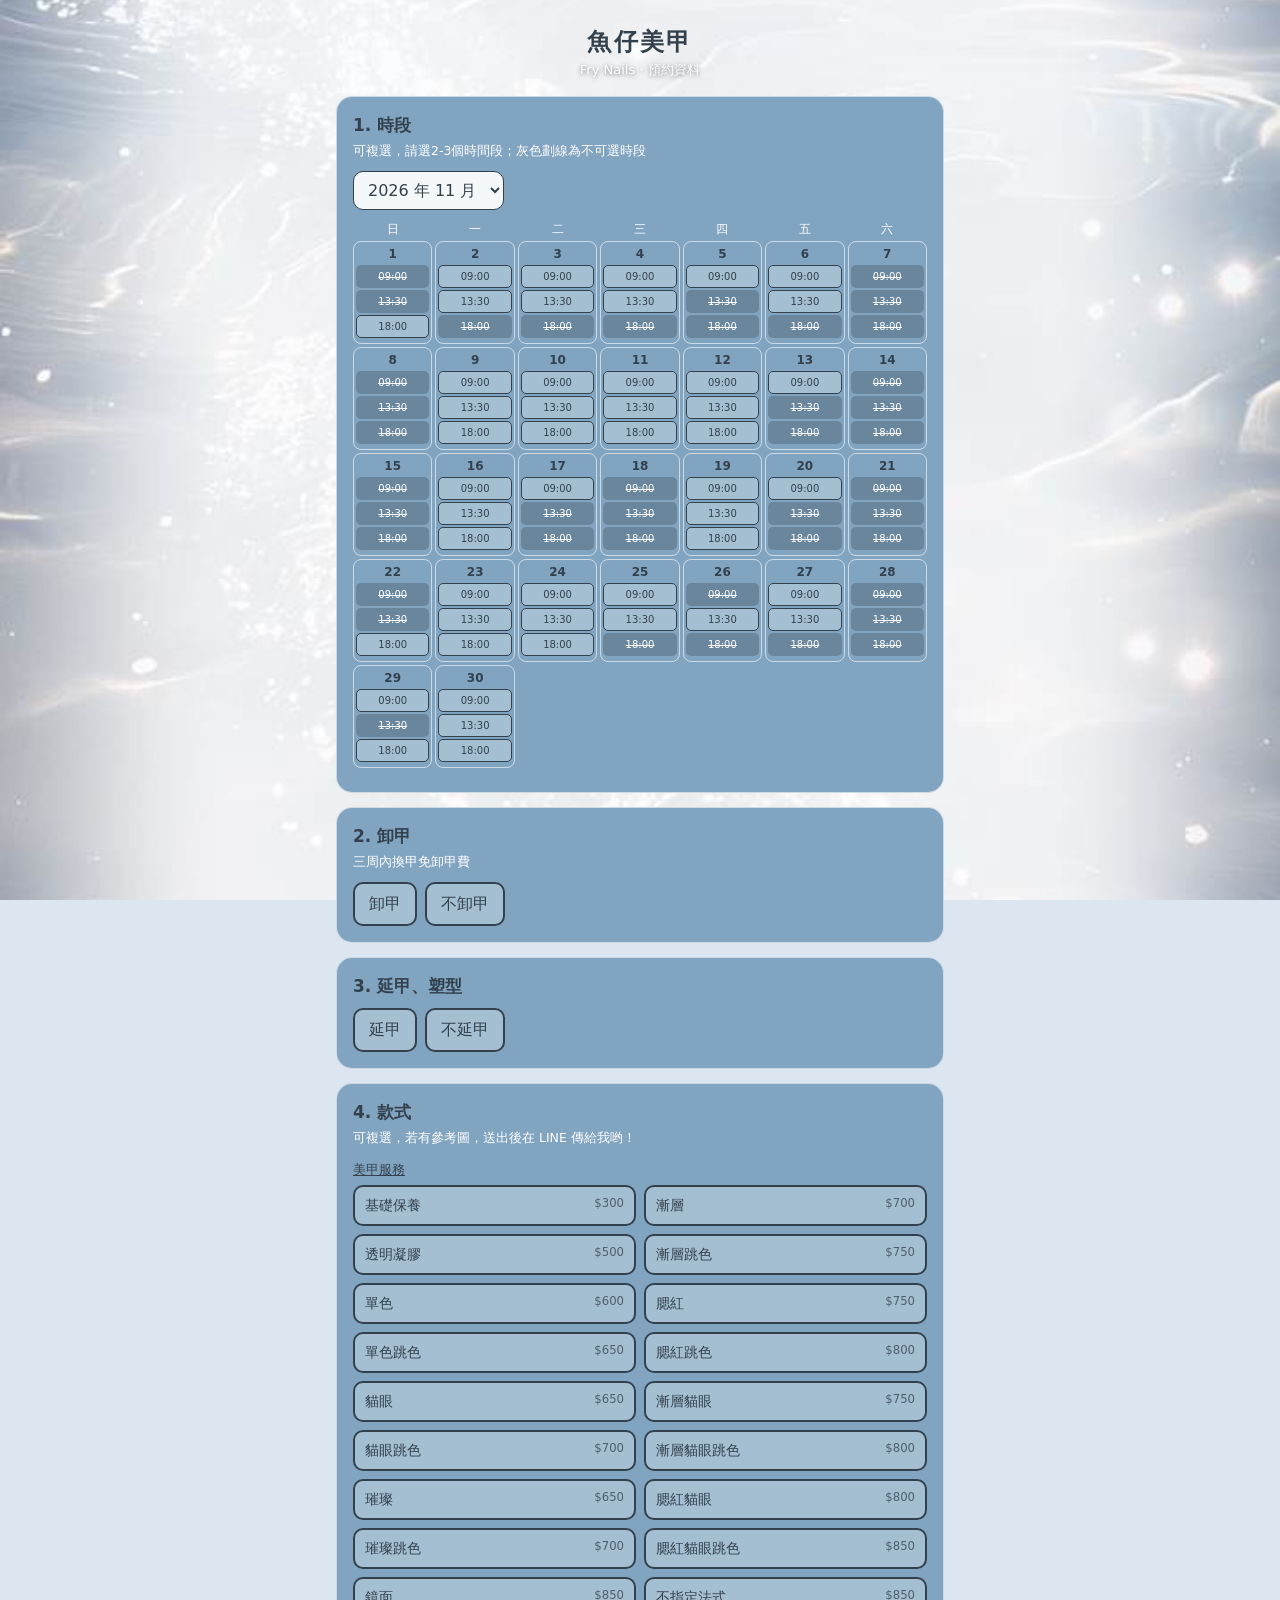
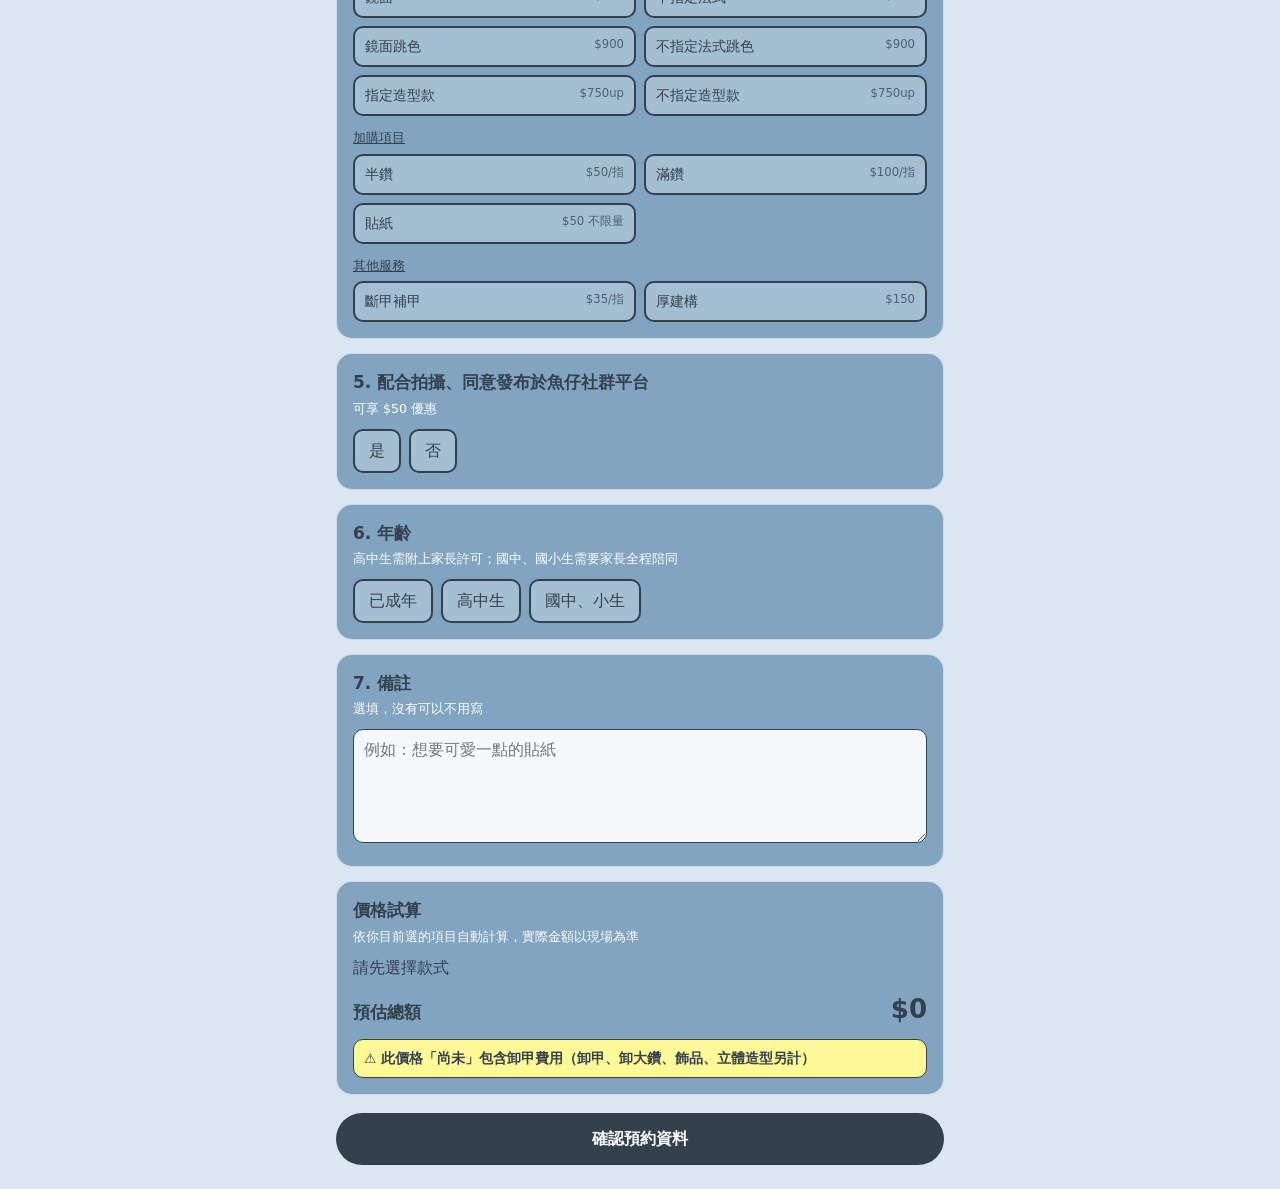
<file: index.html>
<!DOCTYPE html>
<html lang="zh-Hant">
<head>
<meta charset="utf-8">
<meta name="viewport" content="width=device-width, initial-scale=1, viewport-fit=cover">
<title>魚仔美甲 預約資料</title>
<style>
:root{--tx:#33414D;--card:#81A4C0;--bd:rgba(255,255,255,.6);--glass:rgba(255,255,255,.28);
box-sizing:border-box;padding-top:env(safe-area-inset-top,0px);padding-bottom:env(safe-area-inset-bottom,0px)}
html{scroll-padding-top:env(safe-area-inset-top,0px);background:#dbe6f0}
*{box-sizing:border-box}
body{margin:0;background:transparent;color:var(--tx);font-family:"Noto Sans TC","PingFang TC","Microsoft JhengHei",system-ui,sans-serif;line-height:1.5}
body::before{content:"";position:fixed;top:0;left:0;right:0;bottom:0;background:url("[data-uri]") center/cover no-repeat;z-index:-1}
main{max-width:640px;margin:0 auto;padding:16px}
h1{text-align:center;margin:8px 0 0;font-size:24px;letter-spacing:.1em;color:#33414D}
.sub{text-align:center;color:#FFFFFF;text-shadow:0 1px 4px rgba(51,65,77,.7);margin:0 0 16px;font-size:13px}
section{background:var(--card);border:1px solid var(--bd);border-radius:16px;padding:16px;margin-bottom:14px}
h2{font-size:17px;margin:0 0 4px;color:#33414D}
.hint{color:#FFFFFF;font-size:12.5px;margin:0 0 10px}
.row{display:flex;flex-wrap:wrap;gap:8px;margin-top:8px;align-items:center}
button,select,input,textarea{font:inherit;color:var(--tx)}
.opt{background:var(--glass);border:2px solid #33414D;border-radius:10px;padding:8px 14px;cursor:pointer}
.opt.on{background:#FFF998;border-color:#33414D;color:#33414D}
.opt small{opacity:.75}
select,input[type=text],input[type=number],textarea{background:rgba(255,255,255,.92);border:1.5px solid #33414D;border-radius:10px;padding:8px 10px;width:auto}
textarea,.full{width:100%}
[hidden]{display:none!important}
.grid{display:grid;grid-template-columns:repeat(7,1fr);gap:3px;margin-top:10px}
.dow{text-align:center;font-size:12px;color:#FFFFFF}
.day{border:1px solid var(--bd);border-radius:8px;padding:3px 2px;text-align:center;min-height:92px}
.day.empty{border:none}
.day b{font-size:12px;display:block;margin-bottom:2px}
.slot{display:block;width:100%;margin:2px 0;padding:3px 0;font-size:10px;border:1px solid #33414D;border-radius:5px;background:var(--glass);cursor:pointer}
.slot.on{background:#FFF998;color:#33414D}
.slot:disabled{background:rgba(51,65,77,.3);border-color:transparent;color:#fff;cursor:not-allowed;text-decoration:line-through}
.chips{margin-top:8px;font-size:13px;color:#FFFFFF;font-weight:600}
.svc{display:grid;grid-template-columns:1fr 1fr;gap:8px}
.svc .opt{display:flex;justify-content:space-between;gap:4px;font-size:14px;padding:8px 10px}
.sec{font-size:13px;text-decoration:underline;margin:12px 0 6px}
.box{border:1.5px dashed #FFFFFF;border-radius:12px;padding:12px;margin-top:10px;background:rgba(255,255,255,.2)}
.box label{display:block;font-size:13px;margin-top:8px}
.go{width:100%;border:none;border-radius:999px;padding:14px;background:#33414D;color:#FFFFFF;font-weight:700;font-size:16px;cursor:pointer;margin-top:4px}
.err{color:#c62828;font-size:13px;margin-top:8px}
pre{white-space:pre-wrap;font:inherit;background:rgba(255,255,255,.35);border-radius:12px;padding:12px;margin:8px 0}
.send{display:block;text-align:center;background:#06c755;color:#fff;border:none;border-radius:999px;padding:14px;font-weight:700;width:100%;font-size:16px;cursor:pointer}
.sec2{background:var(--glass);border:1.5px solid #33414D;border-radius:999px;padding:10px;width:100%;margin-top:8px;cursor:pointer}
.extwrap{display:flex;gap:10px;align-items:flex-start}
.extl{flex:1;min-width:0}
.extl .sec{margin:10px 0 0}
.thumb{width:40%;max-width:180px;border-radius:10px;border:2px solid #fff;cursor:zoom-in}
#lb{position:fixed;top:0;left:0;right:0;bottom:0;background:rgba(20,28,36,.9);z-index:50;overflow:auto;padding:calc(env(safe-area-inset-top,0px) + 10px) 10px 20px;cursor:zoom-out}
#lb img{width:100%;max-width:900px;display:block;margin:0 auto;border-radius:8px}
.lbx{color:#fff;text-align:center;font-size:13px;margin-bottom:8px}
.prow{display:flex;justify-content:space-between;gap:8px;padding:5px 0;border-bottom:1px dashed rgba(255,255,255,.7);font-size:14px}
.total{display:flex;justify-content:space-between;align-items:baseline;margin-top:10px;font-size:17px;font-weight:700}
.warn{background:#FFF998;color:#33414D;font-weight:700;font-size:13.5px;line-height:1.5;border:1.5px solid #33414D;border-radius:10px;padding:8px 10px;margin-top:10px}
#priceTotal{font-size:26px}
</style>
</head>
<body>
<main>
<h1>魚仔美甲</h1>
<p class="sub">Fry Nails・預約資料</p>

<section>
<h2>1. 時段</h2>
<p class="hint">可複選，請選2-3個時間段；灰色劃線為不可選時段</p>
<select id="month" aria-label="月份"><option value="11">2026 年 11 月</option><option value="12">2026 年 12 月</option><option value="1">2027 年 1 月</option><option value="2">2027 年 2 月</option></select>
<div class="grid" id="cal"></div>
<div class="chips" id="chips"></div>
</section>

<section>
<h2>2. 卸甲</h2>
<p class="hint">三周內換甲免卸甲費</p>
<div class="row" id="g-rem"></div>
<div class="box" id="remBox" hidden>
<label>卸甲指數 <select id="remN"></select></label>
<label><input type="checkbox" id="remX"> 需卸大鑽、飾品、立體造型（$75/手）</label>
</div>
</section>

<section>
<h2>3. 延甲、塑型</h2>
<div class="row" id="g-ext"></div>
<div class="box" id="extBox" hidden>
<div class="extwrap">
<div class="extl">
<label>延甲指數 <select id="extN"></select></label>
<div class="sec">延甲方式</div>
<div class="row" id="g-extType"></div>
<div class="sec">塑型</div>
<div class="row" id="g-shape"></div>
</div>
<img id="extImg" class="thumb" alt="甲片延甲與凝膠延甲介紹" src="[data-uri]">
</div>
<div class="hint" style="margin:6px 0 0">點圖片可放大參考</div>
</div>
</section>

<section>
<h2>4. 款式</h2>
<p class="hint">可複選，若有參考圖，送出後在 LINE 傳給我哟！</p>
<div class="sec">美甲服務</div>
<div class="svc" id="svcA"></div>
<div class="sec">加購項目</div>
<div class="svc" id="svcC"></div>
<div class="sec">其他服務</div>
<div class="svc" id="svcB"></div>
<div class="box" id="repairBox" hidden><label>斷甲補甲指數 <select id="repairN"></select></label></div>
<div class="box" id="freeBox" hidden>
<label>預算（需 $750 以上，只能輸入數字）<input class="full" type="number" id="budget" inputmode="numeric" min="750" placeholder="請輸入一個預算數字，需$750以上"></label>
<label>風格 <input class="full" type="text" id="style" placeholder="請輸入風格"></label>
<label>色系 <input class="full" type="text" id="color" placeholder="請輸入色系"></label>
</div>
</section>

<section>
<h2>5. 配合拍攝、同意發布於魚仔社群平台</h2>
<p class="hint">可享 $50 優惠</p>
<div class="row" id="g-shoot"></div>
</section>

<section>
<h2>6. 年齡</h2>
<p class="hint">高中生需附上家長許可；國中、國小生需要家長全程陪同</p>
<div class="row" id="g-age"></div>
</section>

<section>
<h2>7. 備註</h2>
<p class="hint">選填，沒有可以不用寫</p>
<textarea id="note" rows="4" placeholder="例如：想要可愛一點的貼紙"></textarea>
</section>

<section id="priceSec">
<h2>價格試算</h2>
<p class="hint">依你目前選的項目自動計算，實際金額以現場為準</p>
<div id="priceRows"></div>
<div class="total"><span>預估總額</span><b id="priceTotal">$0</b></div>
<div class="warn">⚠️ 此價格「尚未」包含卸甲費用（卸甲、卸大鑽、飾品、立體造型另計）</div>
</section>
<button class="go" id="confirm">確認預約資料</button>
<div class="err" id="err"></div>

<section id="review" hidden style="margin-top:14px">
<h2>請確認預約內容</h2>
<pre id="msg"></pre>
<button class="send" id="send">送出（開啟 LINE 傳送）</button>
<button class="sec2" id="copy">複製內容（LINE 沒有開啟時使用）</button>
<button class="sec2" id="back">返回修改</button>
</section>
</main>
<div id="lb" hidden><div class="lbx">點一下關閉</div><img id="lbImg" alt=""></div>

<script>document.write('<script src="config.js?t='+Date.now()+'"><\/script>')</script>
<script>
const TIMES=["09:00","13:30","18:00"];
const S={slots:new Set(),rem:null,ext:null,shape:null,shoot:null,age:null,svc:new Set()};
const $=id=>document.getElementById(id);
const p2=n=>String(n).padStart(2,"0");
const LOCKED=new Set();
String(LOCKED_TEXT).normalize("NFKC").split("\n").forEach(l=>{
  if(/^\s*(#|\/\/)/.test(l))return;
  const m=l.match(/(\d{1,2})\D+(\d{1,2})\D+(\d{1,2})\D*(\d{2})/);
  if(m)LOCKED.add(`${p2(m[1])}-${p2(m[2])} ${p2(m[3])}:${m[4]}`);
});

/* fingers dropdowns */
["remN","extN"].forEach(id=>{for(let i=10;i>=1;i--)$(id).add(new Option(i+" 指",i))});

/* single-choice groups */
function group(id,key,opts,cb){
  const el=$(id);
  opts.forEach(([v,t])=>{
    const b=document.createElement("button");b.type="button";b.className="opt";b.textContent=t;
    b.onclick=()=>{S[key]=v;[...el.children].forEach(c=>c.classList.toggle("on",c===b));cb&&cb()};
    el.appendChild(b);
  });
}
group("g-rem","rem",[["yes","卸甲"],["no","不卸甲"]],()=>{$("remBox").hidden=S.rem!=="yes"});
group("g-ext","ext",[["yes","延甲"],["no","不延甲"]],()=>{$("extBox").hidden=S.ext!=="yes"});
group("g-extType","extType",[["甲片延甲","甲片延甲 $65/指"],["凝膠延甲","凝膠延甲 $75/指"]]);
group("g-shape","shape",[["yes","塑型 $25/指"],["no","不塑型"]]);
$("extImg").onclick=()=>{$("lbImg").src=$("extImg").src;$("lb").hidden=false};
$("lb").onclick=()=>{$("lb").hidden=true};
group("g-shoot","shoot",[["是","是"],["否","否"]]);
group("g-age","age",[["已成年","已成年"],["未成年（高中生）","高中生"],["未成年（國中、小生）","國中、小生"]]);

/* services */
const A=[["基礎保養","$300"],["漸層","$700"],["透明凝膠","$500"],["漸層跳色","$750"],["單色","$600"],["腮紅","$750"],["單色跳色","$650"],["腮紅跳色","$800"],["貓眼","$650"],["漸層貓眼","$750"],["貓眼跳色","$700"],["漸層貓眼跳色","$800"],["璀璨","$650"],["腮紅貓眼","$800"],["璀璨跳色","$700"],["腮紅貓眼跳色","$850"],["鏡面","$850"],["不指定法式","$850"],["鏡面跳色","$900"],["不指定法式跳色","$900"],["指定造型款","$750up"],["不指定造型款","$750up"]];
const C=[["半鑽","$50/指"],["滿鑽","$100/指"],["貼紙","$50 不限量"]];
const B=[["斷甲補甲","$35/指"],["厚建構","$150"]];
function svc(id,list){
  list.forEach(([n,pr])=>{
    const b=document.createElement("button");b.type="button";b.className="opt";
    b.innerHTML=`<span>${n}</span><small>${pr}</small>`;
    b.onclick=()=>{S.svc.has(n)?S.svc.delete(n):S.svc.add(n);b.classList.toggle("on");$("freeBox").hidden=!S.svc.has("不指定造型款");$("repairBox").hidden=!S.svc.has("斷甲補甲")};
    $(id).appendChild(b);
  });
}
svc("svcA",A);svc("svcC",C);svc("svcB",B);

/* calendar */
function render(){
  const m=+$("month").value,yr=m<=6?YEAR+1:YEAR,first=new Date(yr,m-1,1).getDay(),days=new Date(yr,m,0).getDate();
  const g=$("cal");g.innerHTML="";
  "日一二三四五六".split("").forEach(d=>{const e=document.createElement("div");e.className="dow";e.textContent=d;g.appendChild(e)});
  for(let i=0;i<first;i++){const e=document.createElement("div");e.className="day empty";g.appendChild(e)}
  for(let d=1;d<=days;d++){
    const c=document.createElement("div");c.className="day";c.innerHTML=`<b>${d}</b>`;
    TIMES.forEach(t=>{
      const k=`${p2(m)}-${p2(d)} ${t}`,b=document.createElement("button");
      b.type="button";b.className="slot"+(S.slots.has(k)?" on":"");b.textContent=t;
      if(LOCKED.has(k)){b.disabled=true;b.title="不可選"}
      b.onclick=()=>{S.slots.has(k)?S.slots.delete(k):S.slots.add(k);b.classList.toggle("on");chips()};
      c.appendChild(b);
    });
    g.appendChild(c);
  }
  chips();
}
const fmt=k=>k.replace("-","/");
function sorted(){const o=k=>{const m=+k.slice(0,2);return m<=6?m+12:m};return [...S.slots].sort((a,b)=>o(a)-o(b)||(a<b?-1:a>b?1:0))}
function chips(){const s=sorted();$("chips").textContent=s.length?"已選："+s.map(fmt).join("、"):""}
$("month").onchange=render;render();

/* build message */
function build(){
  const e=[];
  if(!S.slots.size)e.push("請至少選擇一個時段");
  if(!S.rem)e.push("請選擇是否卸甲");
  if(!S.ext)e.push("請選擇是否延甲");
  if(S.ext==="yes"&&!S.extType)e.push("請選擇延甲種類");
  if(S.ext==="yes"&&!S.shape)e.push("請選擇是否塑型");
  if(!S.svc.size)e.push("請至少選擇一個款式");
  const budget=$("budget").value.trim(),st=$("style").value.trim(),co=$("color").value.trim();
  if(S.svc.has("不指定造型款")){
    if(!budget||+budget<750)e.push("預算請輸入 $750 以上的數字");
    if(!st)e.push("請輸入風格");
    if(!co)e.push("請輸入色系");
  }
  if(!S.shoot)e.push("請選擇是否配合拍攝");
  if(!S.age)e.push("請選擇年齡身分");
  if(e.length)return {e};
  let rem=S.rem==="yes"?`要卸甲（${$("remN").value}指）`+($("remX").checked?"，需卸大鑽、飾品、立體造型":""):"不卸甲";
  let ext=S.ext==="yes"?`要延甲（${S.extType}，${$("extN").value}指）`:"不延甲";
  const L=["1. "+sorted().map(fmt).join("、"),"2. "+rem,"3.1. "+ext];
  if(S.ext==="yes")L.push("3.2. "+(S.shape==="yes"?"要塑型":"不塑型"));
  const items=[...S.svc].map(n=>n==="斷甲補甲"?`斷甲補甲（${$("repairN").value}指）`:n==="不指定造型款"?`不指定造型款（預算$${budget}／風格：${st}／色系：${co}）`:n);
  L.push("4. "+items.join("、"),"5. "+S.shoot,"6. "+S.age);
  const note=$("note").value.trim();
  if(note)L.push("備註："+note);
  return {text:L.join("\n")};
}
let TEXT="";
$("confirm").onclick=()=>{
  const r=build();
  if(r.e){$("err").innerHTML=r.e.join("<br>");$("review").hidden=true;return}
  $("err").textContent="";TEXT=r.text;$("msg").textContent=TEXT;$("review").hidden=false;
  $("review").scrollIntoView({behavior:"smooth"});
};
$("send").onclick=()=>{location.href=`https://line.me/R/oaMessage/${LINE_ID}/?${encodeURIComponent(TEXT)}`};
$("copy").onclick=async()=>{try{await navigator.clipboard.writeText(TEXT);$("copy").textContent="已複製 ✓"}catch(x){$("copy").textContent="請長按上方內容手動複製"}};
$("back").onclick=()=>{$("review").hidden=true;window.scrollTo({top:0,behavior:"smooth"})};

/* repair fingers + price calculation */
for(let i=1;i<=10;i++)$("repairN").add(new Option(i+" 指",i));
const PRICE={"基礎保養":300,"漸層":700,"透明凝膠":500,"漸層跳色":750,"單色":600,"腮紅":750,"單色跳色":650,"漸層貓眼":750,"貓眼":650,"腮紅貓眼":800,"貓眼跳色":700,"鏡面":850,"璀璨":650,"不指定法式":850,"不指定法式跳色":900,"璀璨跳色":700,"指定造型款":750,"半鑽":50,"滿鑽":100,"貼紙":50,"厚建構":150,"腮紅跳色":800,"漸層貓眼跳色":800,"腮紅貓眼跳色":850,"鏡面跳色":900};
const UPSET=new Set(["指定造型款","半鑽","滿鑽"]);
function calc(){
  const rows=[];let total=0,up=false;
  const add=(label,shown,amt)=>{rows.push([label,shown]);total+=amt};
  const nameA=new Set(A.map(x=>x[0]));
  const onlyBasic=S.rem==="yes"&&[...S.svc].filter(n=>nameA.has(n)).join()==="基礎保養";
  S.svc.forEach(n=>{
    if(n==="斷甲補甲"){const k=+$("repairN").value||1;add(`斷甲補甲 ${k}指 × $35`,`$${35*k}`,35*k)}
    else if(n==="不指定造型款"){const b=+$("budget").value||0;add("不指定造型款（客人預算）",b?`$${b}`:"請先輸入預算",b)}
    else if(n==="基礎保養"&&onlyBasic)add("基礎保養（卸甲優惠 -$100）","$200",200);
    else if(UPSET.has(n)){up=true;add(n,`$${PRICE[n]}up`,PRICE[n])}
    else add(n,`$${PRICE[n]}`,PRICE[n]);
  });
  if(S.ext==="yes"&&S.etype){
    const k=+$("extN").value||1,u=S.etype==="甲片延甲"?65:75;
    add(`${S.etype} ${k}指 × $${u}`,`$${u*k}`,u*k);
    if(S.shape==="yes")add(`塑型 ${k}指 × $25`,`$${25*k}`,25*k);
  }
  if(S.shoot==="是")add("配合拍攝優惠","-$50",-50);
  if(total<0)total=0;
  const box=$("priceRows");box.innerHTML="";
  if(!rows.length){box.textContent="請先選擇款式";}
  rows.forEach(([l,v])=>{const d=document.createElement("div");d.className="prow";const a=document.createElement("span");a.textContent=l;const b=document.createElement("span");b.textContent=v;d.appendChild(a);d.appendChild(b);box.appendChild(d)});
  $("priceTotal").textContent="$"+total.toLocaleString("en-US")+(up?"up":"");
}
["click","input","change"].forEach(ev=>document.addEventListener(ev,()=>setTimeout(calc,0)));
calc();
</script>
</body>
</html>
</file>
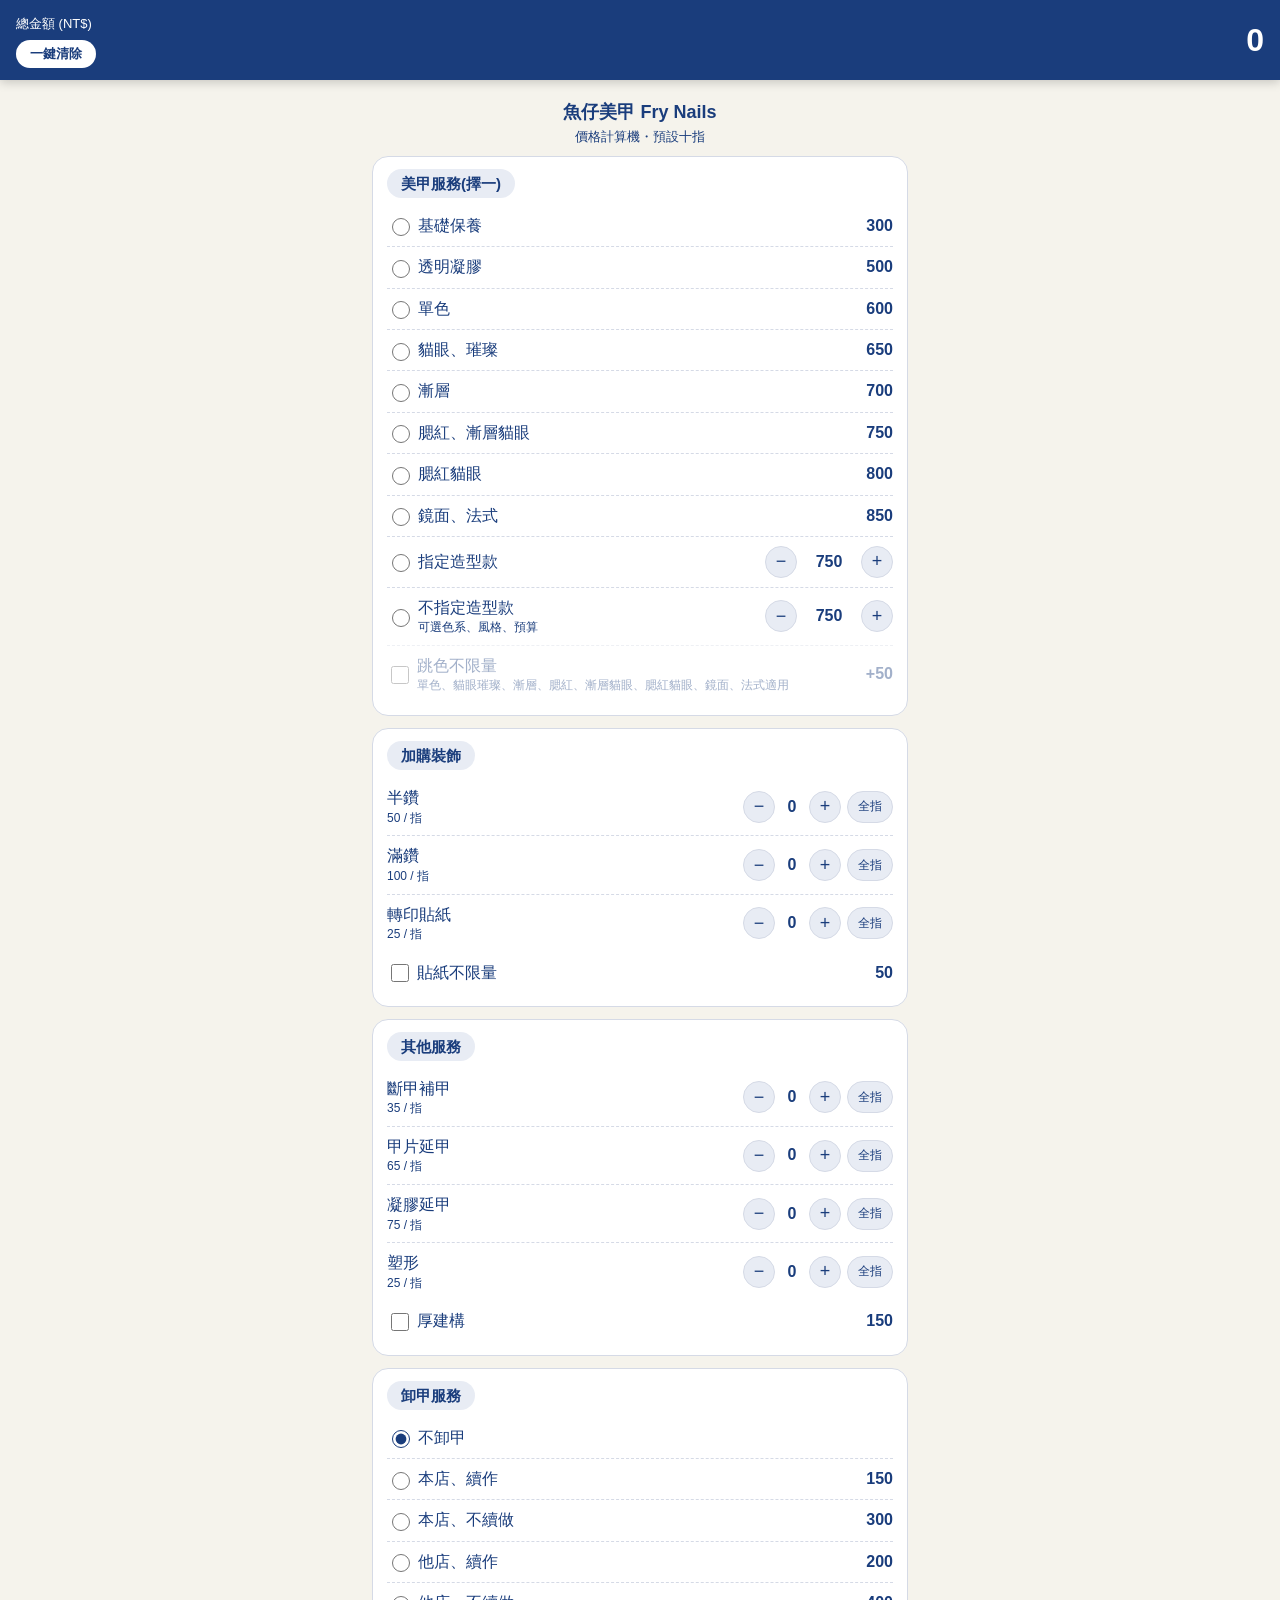
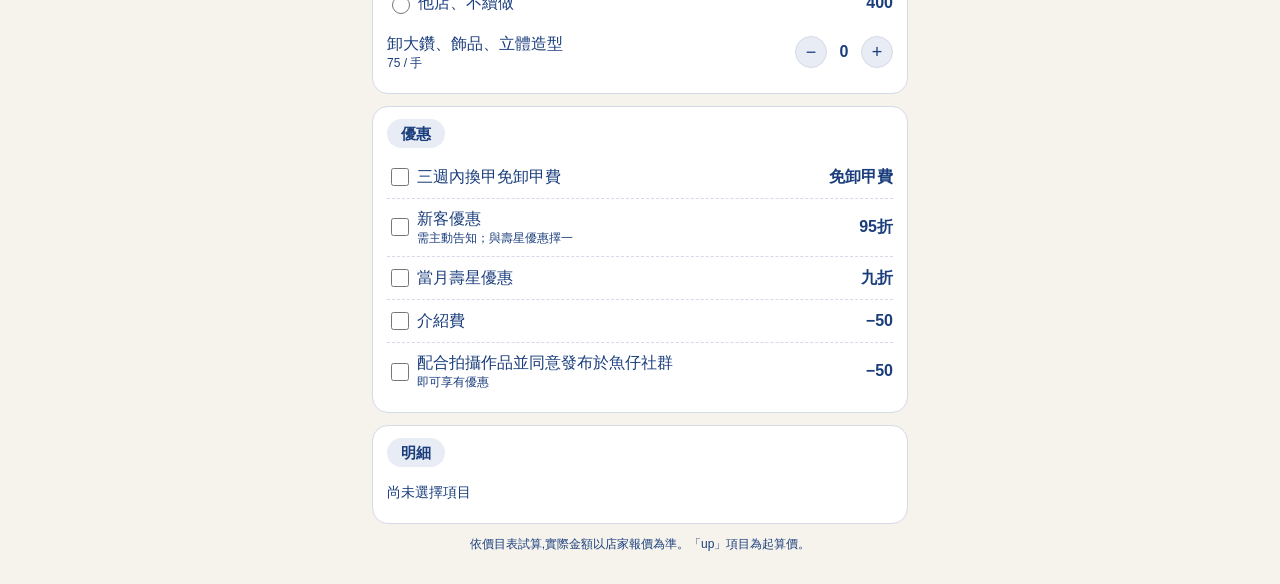
<file: calculator.html>
<!DOCTYPE html>
<html lang="zh-Hant"><head><meta charset="utf-8">
<meta name="viewport" content="width=device-width, initial-scale=1, viewport-fit=cover">
<meta name="color-scheme" content="light only">
<meta name="theme-color" content="#f5f3ec">
<title>魚仔美甲 Fry Nails 價格計算機</title>
<style>
:root{--bg:#f5f3ec;--card:#ffffff;--tx:#1a3d7c;--sub:#1a3d7c;--pri:#1a3d7c;--soft:#e8ecf4;--bd:#d5dae6;box-sizing:border-box;padding-top:env(safe-area-inset-top,0px);padding-bottom:env(safe-area-inset-bottom,0px)}
html{background:#f5f3ec;color-scheme:light only;min-height:100%;scroll-padding-top:env(safe-area-inset-top,0px)}
*{box-sizing:border-box}
body{margin:0;min-height:100vh;background:#f5f3ec;color:var(--tx);font-family:-apple-system,"PingFang TC","Noto Sans TC","Microsoft JhengHei",sans-serif;line-height:1.4}
.total{position:sticky;top:env(safe-area-inset-top,0px);z-index:9;background:#1a3d7c;color:#ffffff;padding:12px 16px;display:flex;justify-content:space-between;align-items:center;box-shadow:0 2px 10px #0003}
.total small{color:#ffffff;font-size:13px}.clr{margin-top:6px;background:#ffffff;color:#1a3d7c;border:0;border-radius:16px;padding:5px 14px;font-size:13px;font-weight:700}
.total b{font-size:32px}
.wrap{max-width:560px;margin:0 auto;padding:12px}
h1{font-size:18px;text-align:center;margin:8px 0 2px}.sb{text-align:center;color:var(--sub);font-size:13px;margin-bottom:10px}
.card{background:var(--card);border:1px solid var(--bd);border-radius:16px;padding:12px 14px;margin-bottom:12px}
h2{font-size:15px;margin:0 0 8px;display:inline-block;background:var(--soft);padding:4px 14px;border-radius:20px}
.row{display:flex;align-items:center;justify-content:space-between;gap:8px;padding:9px 0;border-top:1px dashed var(--bd);cursor:pointer}
.row:first-of-type{border-top:0}
.row span small{display:block;color:var(--sub);font-size:12px}
.row input[type=radio],.row input[type=checkbox]{accent-color:var(--pri);width:18px;height:18px;margin-right:8px}
.l{display:flex;align-items:center}.p{font-weight:700;white-space:nowrap}
.step{display:flex;align-items:center;gap:6px}
.step button{width:32px;height:32px;border-radius:50%;border:1px solid var(--bd);background:var(--soft);color:var(--tx);font-size:18px}
.step .all{width:auto;border-radius:16px;padding:0 10px;font-size:12px}
.step em{min-width:22px;text-align:center;font-style:normal;font-weight:700}
select{width:100%;padding:9px;border-radius:10px;border:1px solid var(--bd);background:var(--card);color:var(--tx);font-size:15px;margin-bottom:6px}
.sum div{display:flex;justify-content:space-between;padding:4px 0;font-size:14px}
.sum .n{color:var(--sub)}.note{color:var(--sub);font-size:12px;text-align:center;margin:6px 0 20px}
</style></head><body>
<div class="total"><div><small>總金額 (NT$)</small><br><button type="button" class="clr" onclick="clearAll()">一鍵清除</button></div><b id="tot">0</b></div>
<div class="wrap">
<h1>魚仔美甲 Fry Nails</h1><div class="sb">價格計算機・預設十指</div>
<div class="card"><h2>美甲服務(擇一)</h2><div id="styles"></div>
<div class="row" id="jumpRow"><label class="l"><input type="checkbox" id="jump"><span>跳色不限量<small>單色、貓眼璀璨、漸層、腮紅、漸層貓眼、腮紅貓眼、鏡面、法式適用</small></span></label><span class="p">+50</span></div></div>
<div class="card"><h2>加購裝飾</h2><div id="deco"></div></div>
<div class="card"><h2>其他服務</h2><div id="other"></div></div>
<div class="card"><h2>卸甲服務</h2>
<label class="row"><span class="l"><input type="radio" name="rm" value="none" checked><span>不卸甲</span></span><span class="p"></span></label><label class="row"><span class="l"><input type="radio" name="rm" value="150"><span>本店、續作</span></span><span class="p">150</span></label><label class="row"><span class="l"><input type="radio" name="rm" value="300"><span>本店、不續做</span></span><span class="p">300</span></label><label class="row"><span class="l"><input type="radio" name="rm" value="200"><span>他店、續作</span></span><span class="p">200</span></label><label class="row"><span class="l"><input type="radio" name="rm" value="400"><span>他店、不續做</span></span><span class="p">400</span></label>
<div class="row" style="cursor:default"><span>卸大鑽、飾品、立體造型<small>75 / 手</small></span>
<div class="step"><button onclick="hand(-1)">−</button><em id="hc">0</em><button onclick="hand(1)">+</button></div></div></div>
<div class="card"><h2>優惠</h2>
<label class="row"><span class="l"><input type="checkbox" id="w3"><span>三週內換甲免卸甲費</span></span><span class="p">免卸甲費</span></label>
<label class="row"><span class="l"><input type="checkbox" id="newc"><span>新客優惠<small>需主動告知；與壽星優惠擇一</small></span></span><span class="p">95折</span></label>
<label class="row"><span class="l"><input type="checkbox" id="bday"><span>當月壽星優惠</span></span><span class="p">九折</span></label>
<label class="row"><span class="l"><input type="checkbox" id="ref"><span>介紹費</span></span><span class="p">−50</span></label>
<label class="row"><span class="l"><input type="checkbox" id="pic"><span>配合拍攝作品並同意發布於魚仔社群<small>即可享有優惠</small></span></span><span class="p">−50</span></label></div>
<div class="card sum"><h2>明細</h2><div id="sum"></div></div>
<div class="note">依價目表試算,實際金額以店家報價為準。「up」項目為起算價。</div>
</div>
<script>
const STYLES=[["基礎保養",300],["透明凝膠",500],["單色",600,1],["貓眼、璀璨",650,1],["漸層",700,1],["腮紅、漸層貓眼",750,1],["腮紅貓眼",800,1],["鏡面、法式",850,1],["指定造型款",750,0,"起"],["不指定造型款",750,0,"起","可選色系、風格、預算"]];
const DECO=[["半鑽",50],["滿鑽",100],["轉印貼紙",25]];
const OTHER=[["斷甲補甲",35],["甲片延甲",65],["凝膠延甲",75],["塑形",25]];
let F=10,H=0,X={8:0,9:0},q={},style=-1;
const $=id=>document.getElementById(id);
$("styles").innerHTML=STYLES.map((s,i)=>`<label class="row"><span class="l"><input type="radio" name="st" value="${i}"><span>${s[0]}${s[4]?`<small>${s[4]}</small>`:""}</span></span>${s[3]?`<div class="step"><button type="button" onclick="up(${i},-1)">−</button><em id="ux${i}" style="min-width:52px;font-weight:700">${s[1]}</em><button type="button" onclick="up(${i},1)">+</button></div>`:`<span class="p">${s[1]}</span>`}</label>`).join("");
const stepper=(a,k)=>a.map((x,i)=>`<div class="row" style="cursor:default"><span>${x[0]}<small>${x[1]} / 指</small></span><div class="step"><button onclick="qty('${k}${i}',-1)">−</button><em id="q${k}${i}">0</em><button onclick="qty('${k}${i}',1)">+</button><button class="all" onclick="qty('${k}${i}',99)">全指</button></div></div>`).join("");
$("deco").innerHTML=stepper(DECO,"d")+`<label class="row"><span class="l"><input type="checkbox" id="stk"><span>貼紙不限量</span></span><span class="p">50</span></label>`;
$("other").innerHTML=stepper(OTHER,"o")+`<label class="row"><span class="l"><input type="checkbox" id="thick"><span>厚建構</span></span><span class="p">150</span></label>`;
function qty(k,d){q[k]=Math.max(0,Math.min(F,d==99?F:(q[k]||0)+d));calc()}
function up(i,d){X[i]=Math.max(0,X[i]+d*50);document.querySelector(`input[name=st][value="${i}"]`).checked=true;calc()}
function clearAll(){
document.querySelectorAll('input[name=st]').forEach(e=>e.checked=false);
document.querySelectorAll('input[type=checkbox]').forEach(e=>e.checked=false);
document.querySelector('input[name=rm][value=none]').checked=true;
q={};H=0;X={8:0,9:0};calc();window.scrollTo({top:0,behavior:"smooth"})}
function hand(d){H=Math.max(0,Math.min(2,H+d));calc()}
function calc(){
const L=[];const add=(n,v)=>{if(v)L.push([n,v])};
const si=document.querySelector('input[name=st]:checked');style=si?+si.value:-1;
const S=STYLES[style];
$("jumpRow").style.opacity=S&&S[2]?1:.4;
for(const i in X)$("ux"+i).textContent=STYLES[i][1]+X[i];
if(S){add(S[0]+(S[3]?"(起)":""),S[1]);if(S[2]&&$("jump").checked)add("跳色不限量",50);if(S[3])add("款式加價",X[style])}
DECO.forEach((x,i)=>{const n=q["d"+i]||0;$("qd"+i).textContent=n;add(`${x[0]} × ${n}指`,n*x[1])});
if($("stk").checked)add("貼紙不限量",50);
OTHER.forEach((x,i)=>{const n=q["o"+i]||0;$("qo"+i).textContent=n;add(`${x[0]} × ${n}指`,n*x[1])});
if($("thick").checked)add("厚建構",150);
const rm=document.querySelector('input[name=rm]:checked').value;
if(rm!="none"){const nm=document.querySelector('input[name=rm]:checked').parentNode.textContent.trim();
if($("w3").checked)L.push(["卸甲費(三週內免)",0]);else add("卸甲 "+nm,+rm)}
if(style===0&&(rm==="300"||rm==="400"))add("基礎保養 卸甲不續做優惠",-100);
$("hc").textContent=H;add(`卸大鑽/飾品/立體 × ${H}手`,H*75);
if($("ref").checked)add("介紹費",-50);
if($("pic").checked)add("拍攝發布優惠",-50);
{const sub=Math.max(0,L.reduce((x,y)=>x+y[1],0));
if($("newc").checked)add("新客優惠95折（全部加減後再乘）",-Math.round(sub*0.05));
if($("bday").checked)add("當月壽星九折（全部加減後再乘）",-Math.round(sub*0.1))}
const t=Math.max(0,L.reduce((a,b)=>a+b[1],0));
$("tot").textContent=t.toLocaleString();
$("sum").innerHTML=L.length?L.map(x=>`<div><span>${x[0]}</span><span>${x[1]<0?"−":""}${Math.abs(x[1])}</span></div>`).join("")+`<div style="border-top:1px solid var(--bd);margin-top:4px;padding-top:8px;font-weight:700"><span>合計</span><span>${t}</span></div>`:`<div class="n">尚未選擇項目</div>`;
}
document.addEventListener("change",function(e){if(e.target.id==="newc"&&e.target.checked)$("bday").checked=false;if(e.target.id==="bday"&&e.target.checked)$("newc").checked=false});
document.addEventListener("change",calc);calc();
</script></body></html>
</file>
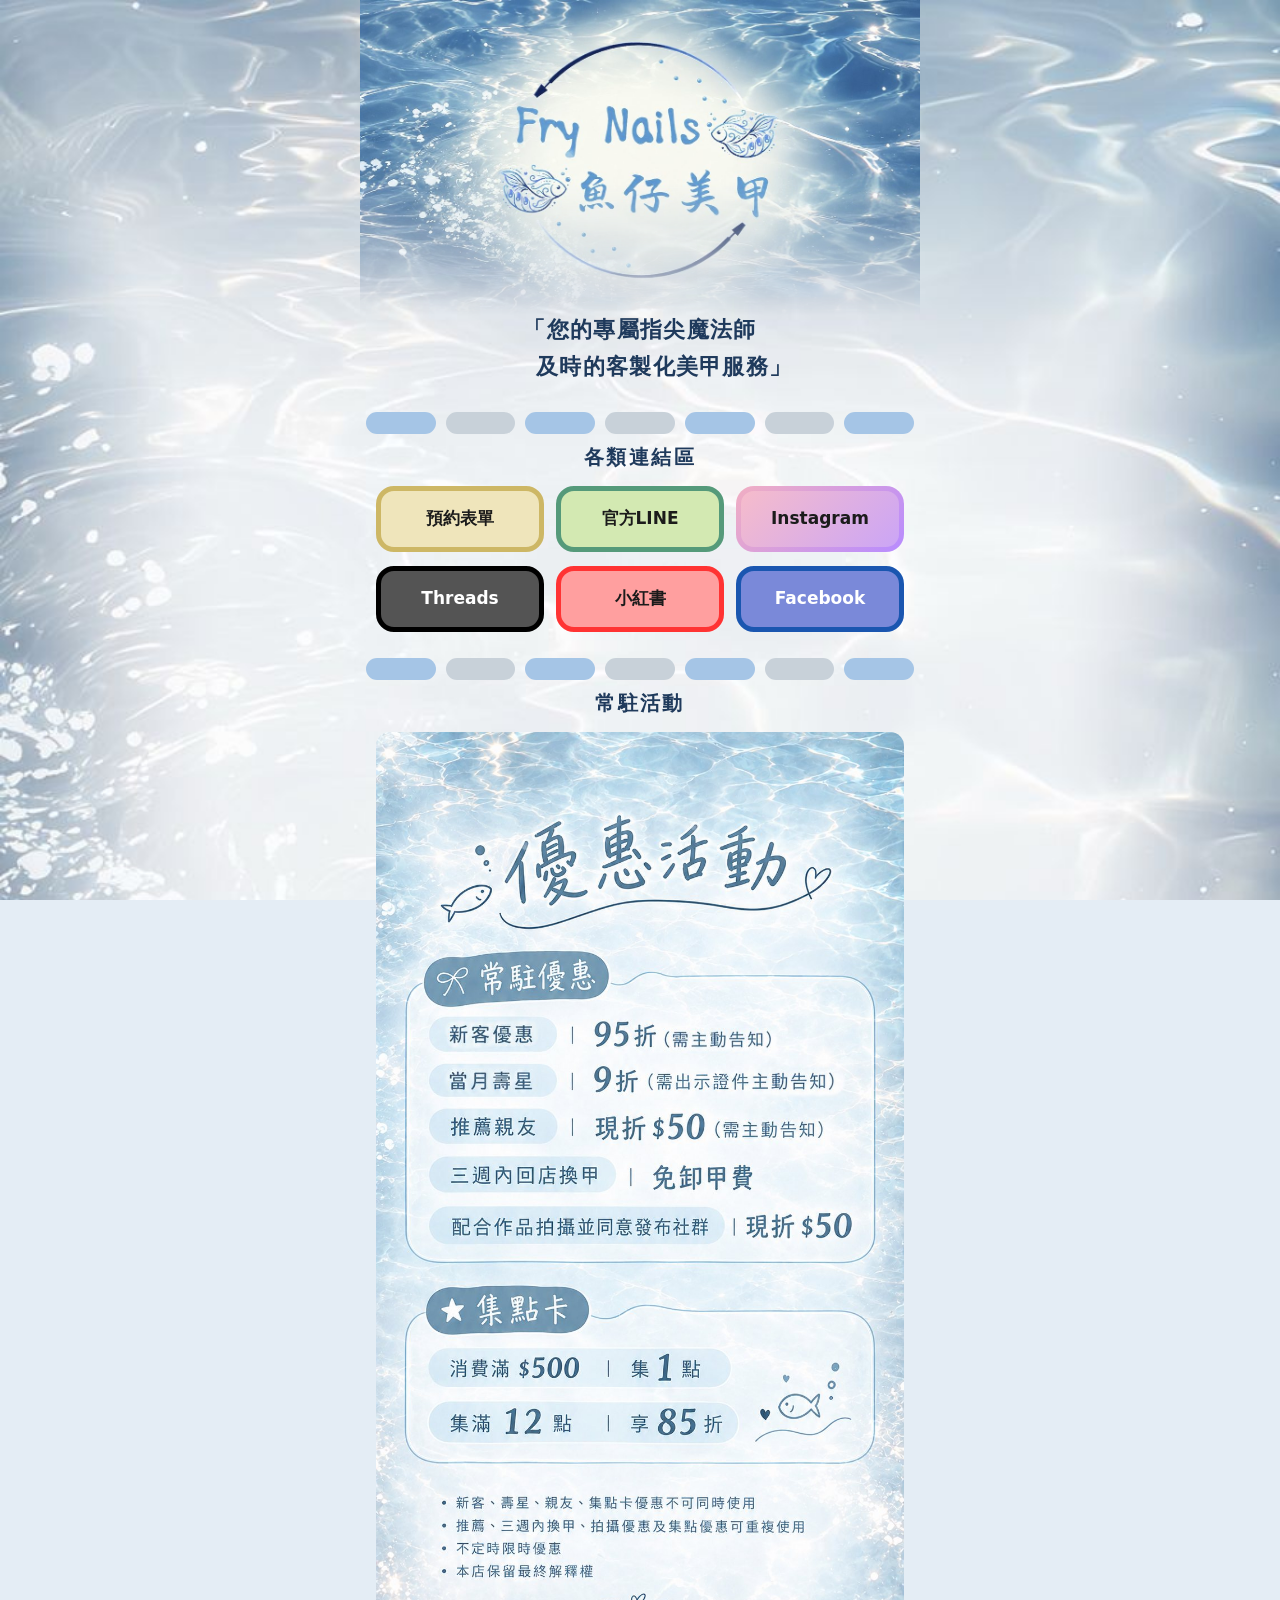
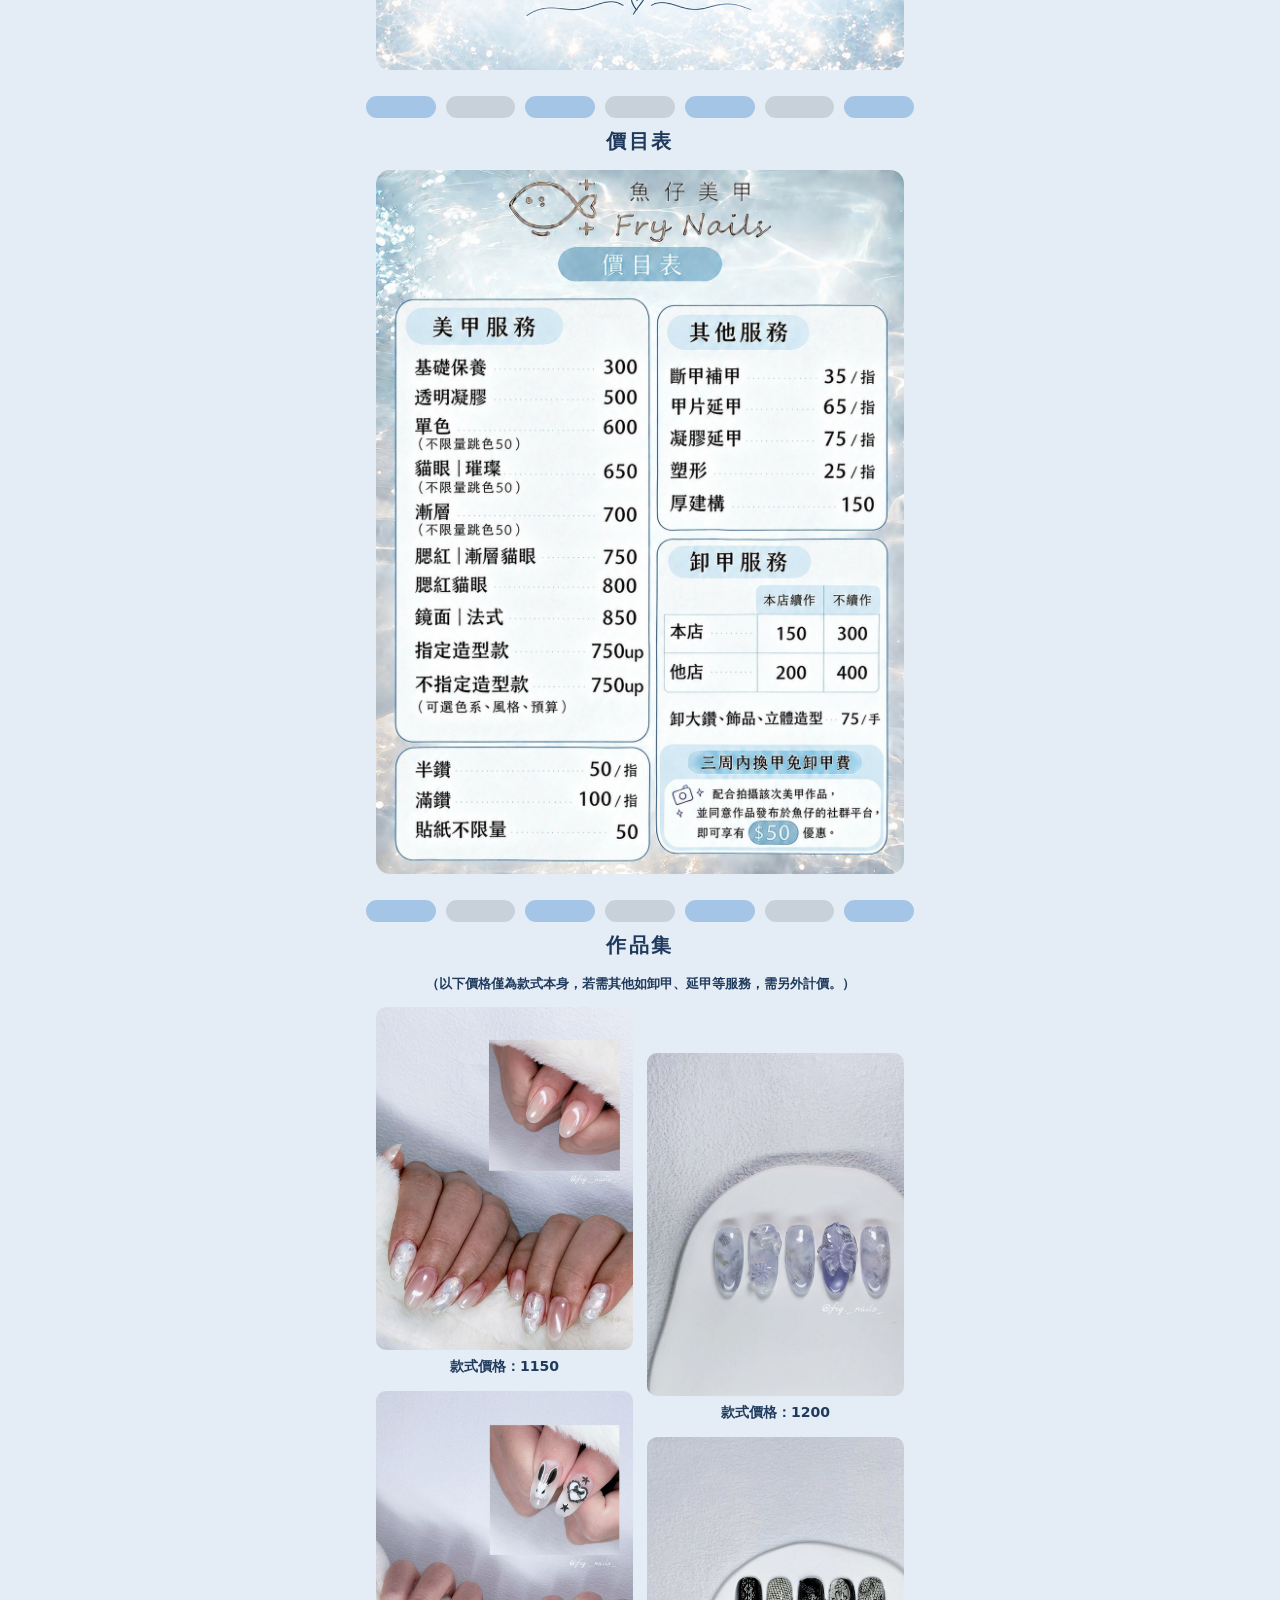
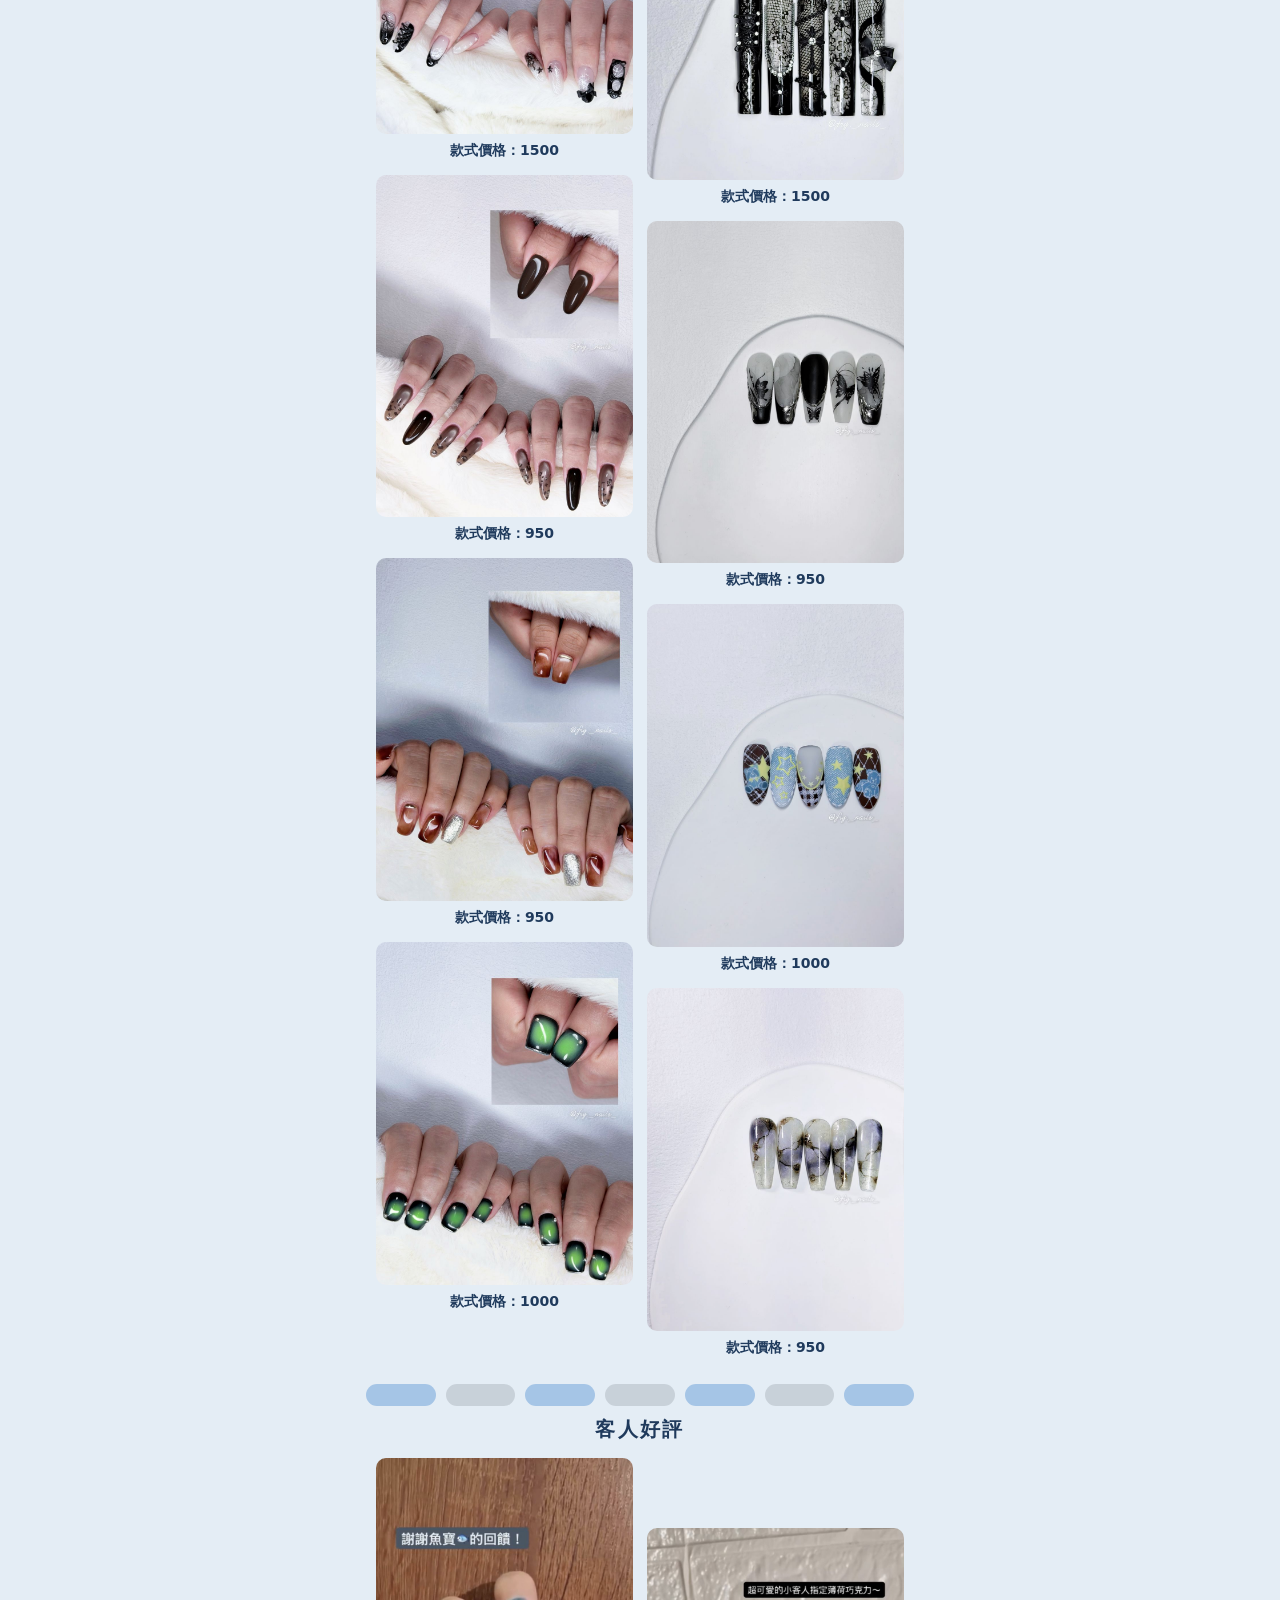
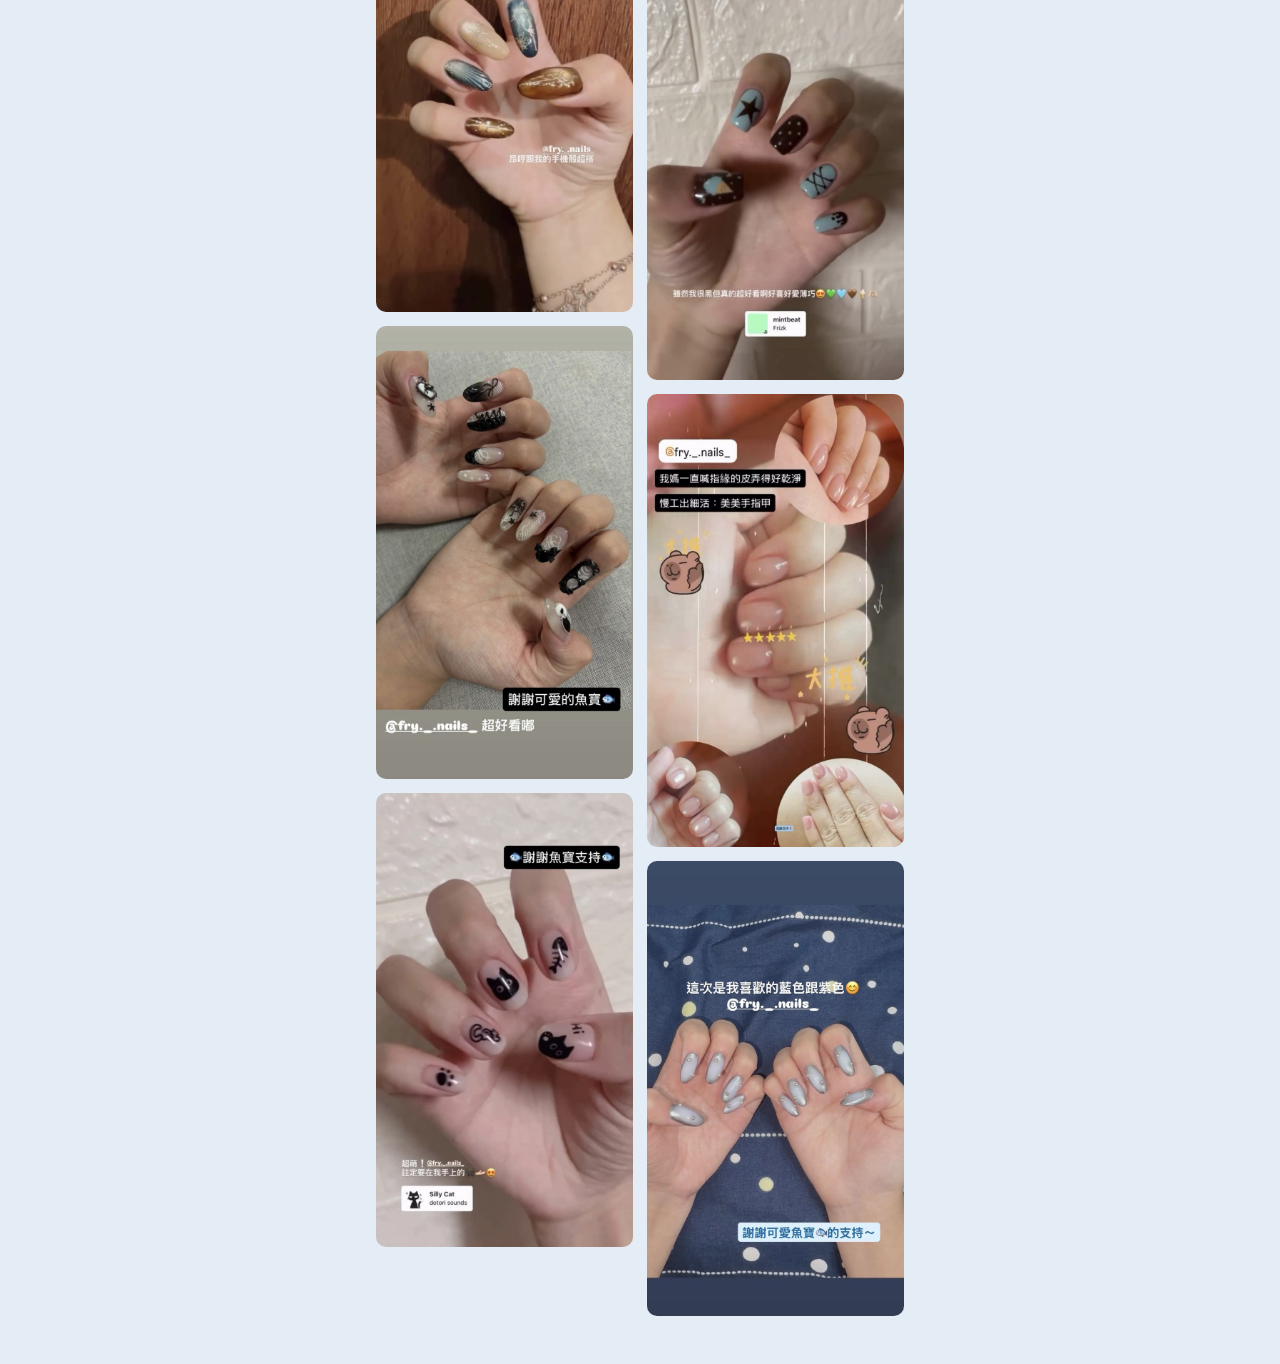
<file: links.html>
<!DOCTYPE html>
<html lang="zh-Hant">
<head>
<meta charset="utf-8">
<meta name="viewport" content="width=device-width, initial-scale=1, viewport-fit=cover">
<meta name="color-scheme" content="light only">
<meta name="theme-color" content="#e4edf5">
<title>魚仔美甲 Fry Nails｜彰化美甲｜鹿港貓眼美甲｜鹿港手繪美甲</title>
<meta name="description" content="提供細緻且客製化的凝膠美甲服務，依照個人喜好打造獨特指尖風格。服務包含貓眼美甲、漸層美甲、手繪美甲、法式美甲及延甲，無論是日常簡約、精緻氣質或個性創意款式，都能為指尖增添魅力。服務地區以彰化鹿港為主，歡迎預約，打造專屬於你的美甲設計。">
<meta name="keywords" content="彰化美甲,鹿港美甲,彰化貓眼美甲,鹿港貓眼美甲,彰化漸層美甲,鹿港漸層美甲,彰化手繪美甲,鹿港手繪美甲,彰化法式美甲,鹿港法式美甲,彰化延甲,鹿港延甲,彰化客製化美甲,鹿港客製化美甲,福興美甲,福興貓眼美甲,福興漸層美甲,福興手繪美甲,福興法式美甲,福興延甲,福興客製化美甲">
<meta property="og:title" content="魚仔美甲 Fry Nails｜彰化美甲｜鹿港貓眼美甲｜鹿港手繪美甲">
<meta property="og:description" content="提供細緻且客製化的凝膠美甲服務，依照個人喜好打造獨特指尖風格。服務包含貓眼美甲、漸層美甲、手繪美甲、法式美甲及延甲，無論是日常簡約、精緻氣質或個性創意款式，都能為指尖增添魅力。服務地區以彰化鹿港為主，歡迎預約，打造專屬於你的美甲設計。">
<meta property="og:type" content="website">
<meta property="og:locale" content="zh_TW">
<meta property="og:image" content="link-banner.jpg">
<style>
:root{--tx:#1f3a5c;box-sizing:border-box;padding-bottom:env(safe-area-inset-bottom,0px)}
*{box-sizing:border-box}
html{background:#e4edf5;color-scheme:light only}
body{margin:0;min-height:100vh;background:transparent;color:var(--tx);font-family:"Noto Sans TC","PingFang TC","Microsoft JhengHei",system-ui,sans-serif;line-height:1.5;-webkit-text-size-adjust:100%}
body::before{content:"";position:fixed;top:0;left:0;right:0;bottom:0;background:#e4edf5 url("link-bg3.jpg") center top/cover no-repeat;z-index:-1}
img{display:block;max-width:100%}
.page{max-width:560px;margin:0 auto}
.banner{width:100%;-webkit-mask-image:linear-gradient(to bottom,#000 58%,transparent 100%);mask-image:linear-gradient(to bottom,#000 58%,transparent 100%)}
.tagline{margin:-4px 0 0;padding:0 18px;text-align:center;font-size:clamp(17px,4.8vw,22px);font-weight:600;letter-spacing:.06em;line-height:1.7}
.tagline span{display:block}
.tagline .l2{padding-left:2.2em}
.strip{display:flex;gap:10px;padding:0 6px;margin:26px 0 0}
.strip i{flex:1;height:22px;border-radius:999px;background:#a5c5e6}
.strip i:nth-child(even){background:#c8d1d9}
h2{margin:8px 0 14px;text-align:center;font-size:20px;font-weight:700;letter-spacing:.12em}
.links{display:grid;grid-template-columns:repeat(3,1fr);gap:14px 12px;padding:0 16px}
.links a{display:flex;align-items:center;justify-content:center;min-height:66px;padding:6px 4px;border:5px solid;border-radius:18px;text-decoration:none;font-size:clamp(14px,4vw,17px);font-weight:600;text-align:center;color:#1b1b1b;-webkit-tap-highlight-color:transparent}
.links a:active{transform:scale(.97)}
.links .b-book{background:#efe5bb;border-color:#cdb765}
.links .b-line{background:#d3e9b2;border-color:#559a7a}
.links .b-ig{border-color:transparent;background:linear-gradient(135deg,#f6bccb,#cba5f6) padding-box,linear-gradient(135deg,#f1aec2,#b78bff) border-box}
.links .b-th{background:#545454;border-color:#000;color:#fff!important}
.links .b-xhs{background:#ff9f9f;border-color:#ff3333}
.links .b-fb{background:#7a89d9;border-color:#1a56b0;color:#fff!important}
.pic{padding:0 16px}
.pic img{width:100%;border-radius:14px;cursor:zoom-in}
.note{margin:0 18px 14px;text-align:center;font-size:13px;font-weight:600}
.cols{display:flex;gap:14px;padding:0 16px;align-items:flex-start}
.col{flex:1;min-width:0;display:flex;flex-direction:column;gap:14px}
.col.r{margin-top:46px}
.item img{width:100%;border-radius:10px;cursor:zoom-in}
.item p{margin:6px 0 0;text-align:center;font-size:14px;font-weight:700}
.cols.rev .col.r{margin-top:70px}
.end{height:48px}
#lb{position:fixed;top:0;left:0;right:0;bottom:0;z-index:20;background:rgba(20,34,52,.9);overflow:auto;padding:14px;cursor:zoom-out;-webkit-overflow-scrolling:touch}
#lb img{width:100%;max-width:980px;margin:0 auto;border-radius:12px}
[hidden]{display:none!important}
</style>
</head>
<body>
<div class="page">
<img class="banner" src="link-banner.jpg" alt="魚仔美甲 Fry Nails">
<p class="tagline"><span>「您的專屬指尖魔法師</span><span class="l2">及時的客製化美甲服務」</span></p>

<div class="strip"><i></i><i></i><i></i><i></i><i></i><i></i><i></i></div>
<h2>各類連結區</h2>
<div class="links">
  <a class="b-book" href="https://reurl.cc/0kyAa9" target="_blank" rel="noopener">預約表單</a>
  <a class="b-line" href="https://lin.ee/yFCCMxr" target="_blank" rel="noopener">官方LINE</a>
  <a class="b-ig" href="https://www.instagram.com/fry._.nails_?stkn=MWFjbHFwbW5sbGdjcw%3D%3D&utm_source=qr" target="_blank" rel="noopener">Instagram</a>
  <a class="b-th" href="https://www.threads.com/@fry._.nails_?igshid=NTc4MTIwNjQ2YQ==" target="_blank" rel="noopener">Threads</a>
  <a class="b-xhs" href="https://xhslink.cn/m/1SKBDL183Ey" target="_blank" rel="noopener">小紅書</a>
  <a class="b-fb" href="https://www.facebook.com/profile.php?id=61592690425525" target="_blank" rel="noopener">Facebook</a>
</div>

<div class="strip"><i></i><i></i><i></i><i></i><i></i><i></i><i></i></div>
<h2>常駐活動</h2>
<div class="pic zoom"><img src="link-promo3.jpg" alt="常駐優惠與集點卡"></div>

<div class="strip"><i></i><i></i><i></i><i></i><i></i><i></i><i></i></div>
<h2>價目表</h2>
<div class="pic zoom"><img src="link-price.jpg" alt="魚仔美甲價目表"></div>

<div class="strip"><i></i><i></i><i></i><i></i><i></i><i></i><i></i></div>
<h2>作品集</h2>
<p class="note">（以下價格僅為款式本身，若需其他如卸甲、延甲等服務，需另外計價。）</p>
<div class="cols zoom">
  <div class="col">
    <div class="item"><img src="link-photo3.jpg" alt="珠光貝殼裸色美甲" loading="lazy"><p>款式價格：1150</p></div>
    <div class="item"><img src="link-photo5.jpg" alt="黑白兔兔蝴蝶結美甲" loading="lazy"><p>款式價格：1500</p></div>
    <div class="item"><img src="link-photo9.jpg" alt="巧克力棕貓眼美甲" loading="lazy"><p>款式價格：950</p></div>
    <div class="item"><img src="link-photo2.jpg" alt="焦糖棕暈染金線美甲" loading="lazy"><p>款式價格：950</p></div>
    <div class="item"><img src="link-photo10.jpg" alt="綠色光暈美甲" loading="lazy"><p>款式價格：1000</p></div>
  </div>
  <div class="col r">
    <div class="item"><img src="link-photo1.jpg" alt="薰衣草色立體花朵美甲" loading="lazy"><p>款式價格：1200</p></div>
    <div class="item"><img src="link-photo4.jpg" alt="黑色蕾絲長甲" loading="lazy"><p>款式價格：1500</p></div>
    <div class="item"><img src="link-photo6.jpg" alt="黑白蝴蝶銀箔美甲" loading="lazy"><p>款式價格：950</p></div>
    <div class="item"><img src="link-photo7.jpg" alt="丹寧小熊星星美甲" loading="lazy"><p>款式價格：1000</p></div>
    <div class="item"><img src="link-photo8.jpg" alt="紫灰暈染大理石美甲" loading="lazy"><p>款式價格：950</p></div>
  </div>
</div>

<div class="strip"><i></i><i></i><i></i><i></i><i></i><i></i><i></i></div>
<h2>客人好評</h2>
<div class="cols rev zoom">
  <div class="col">
    <div class="item"><img src="link-review5.jpg" alt="客人好評：焦糖金線美甲" loading="lazy"></div>
    <div class="item"><img src="link-review4.jpg" alt="客人好評：黑白系美甲" loading="lazy"></div>
    <div class="item"><img src="link-review3.jpg" alt="客人好評：黑貓美甲" loading="lazy"></div>
  </div>
  <div class="col r">
    <div class="item"><img src="link-review1.jpg" alt="客人好評：薄荷巧克力美甲" loading="lazy"></div>
    <div class="item"><img src="link-review2.jpg" alt="客人好評：裸色美甲" loading="lazy"></div>
    <div class="item"><img src="link-review6.jpg" alt="客人好評：藍紫色銀珠美甲" loading="lazy"></div>
  </div>
</div>
<div class="end"></div>
</div>

<div id="lb" hidden><img id="lbImg" alt=""></div>
<script>
document.querySelectorAll(".zoom img").forEach(function(im){
  im.addEventListener("click",function(){document.getElementById("lbImg").src=im.src;document.getElementById("lb").hidden=false});
});
document.getElementById("lb").addEventListener("click",function(){this.hidden=true});
</script>
</body>
</html>
</file>
